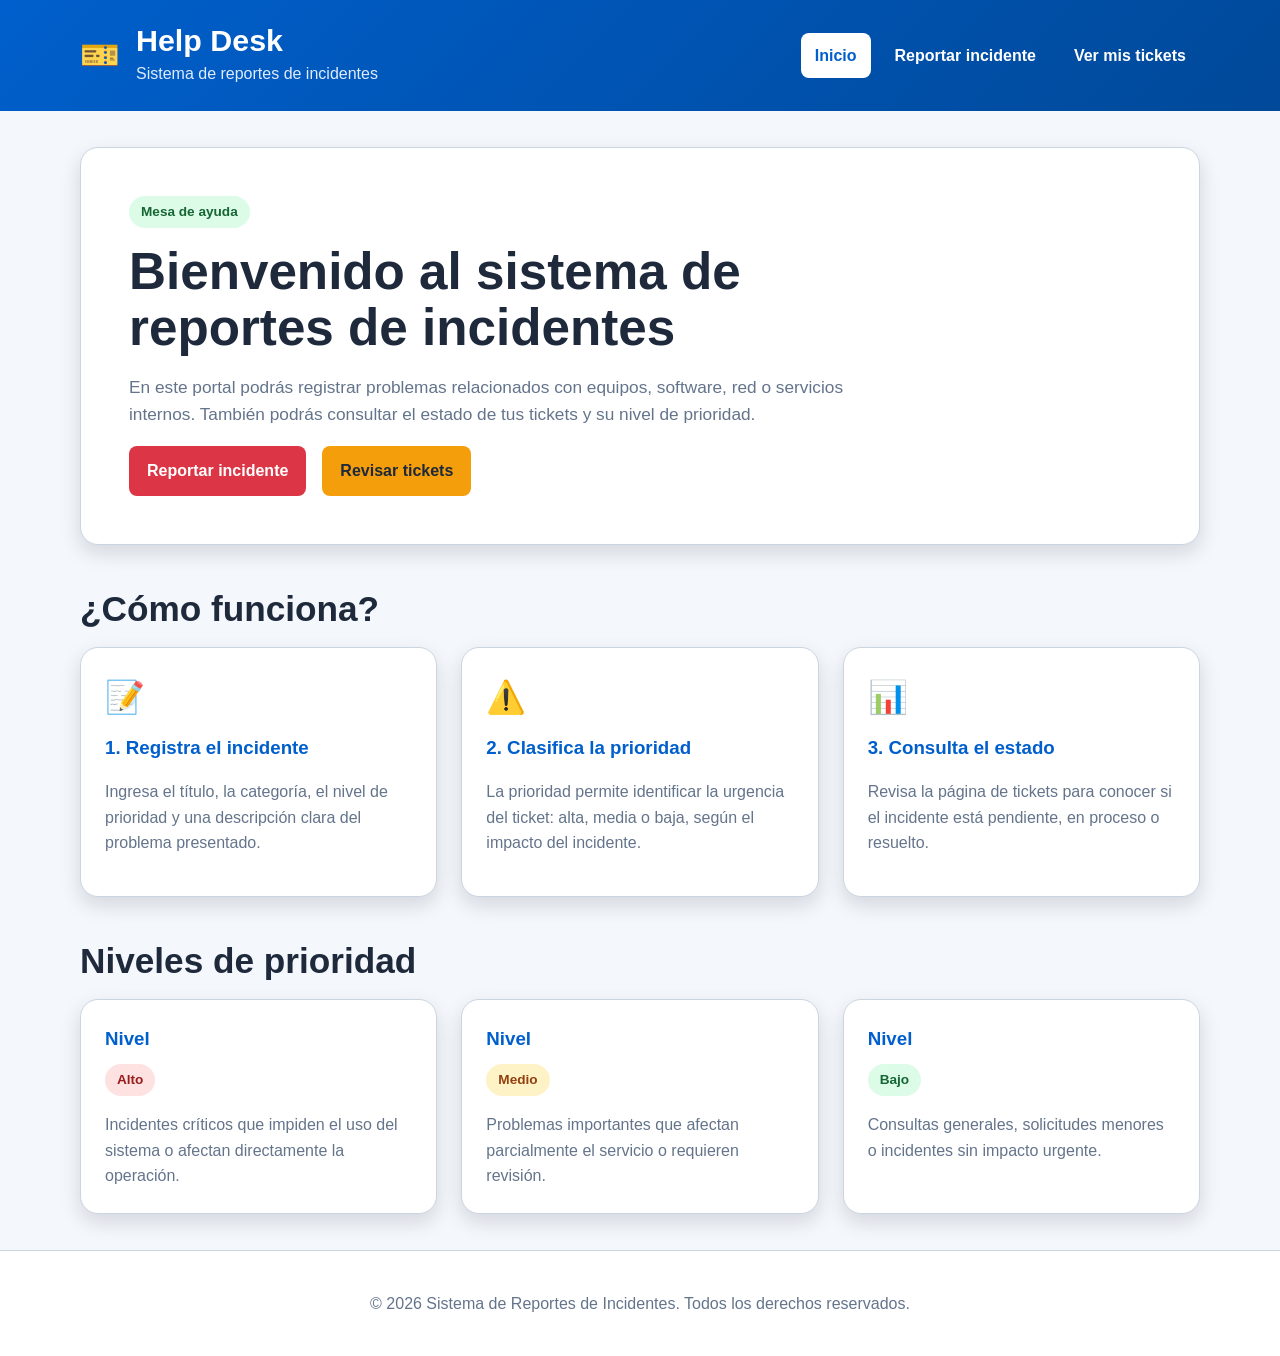
<file: Diseño Help Desk/index.html>
<!DOCTYPE html>
<html lang="es">
<head>
  <meta charset="UTF-8">
  <meta name="viewport" content="width=device-width, initial-scale=1.0">
  <title>Inicio | Help Desk</title>

  <link rel="stylesheet" href="styles.css">
</head>

<body>
  <header id="encabezado-principal" class="encabezado-sitio">
    <div id="contenedor-encabezado" class="contenedor encabezado-contenido">
      <div id="marca-sistema" class="marca-sistema">
        <span aria-hidden="true">🎫</span>
        <div>
          <h1 id="titulo-principal">Help Desk</h1>
          <p id="subtitulo-principal">Sistema de reportes de incidentes</p>
        </div>
      </div>

      <nav id="navegacion-principal" class="navegacion" aria-label="Navegación principal">
        <ul id="lista-navegacion" class="lista-navegacion">
          <li><a id="enlace-inicio" class="enlace-navegacion enlace-activo" href="index.html" aria-current="page">Inicio</a></li>
          <li><a id="enlace-reportar" class="enlace-navegacion" href="reportar.html">Reportar incidente</a></li>
          <li><a id="enlace-tickets" class="enlace-navegacion" href="tickets.html">Ver mis tickets</a></li>
        </ul>
      </nav>
    </div>
  </header>

  <main id="contenido-principal" class="contenedor">
    <section id="seccion-bienvenida" class="seccion-hero">
      <div id="bloque-bienvenida" class="tarjeta hero-tarjeta">
        <span id="etiqueta-sistema" class="badge badge-baja">Mesa de ayuda</span>

        <h2 id="titulo-bienvenida">Bienvenido al sistema de reportes de incidentes</h2>

        <p id="texto-bienvenida">
          En este portal podrás registrar problemas relacionados con equipos, software,
          red o servicios internos. También podrás consultar el estado de tus tickets
          y su nivel de prioridad.
        </p>

        <div id="acciones-principales" class="grupo-botones">
          <a id="boton-ir-reportar" class="boton boton-prioridad-alta" href="reportar.html">
            Reportar incidente
          </a>

          <a id="boton-ir-tickets" class="boton boton-prioridad-media" href="tickets.html">
            Revisar tickets
          </a>
        </div>
      </div>
    </section>

    <section id="seccion-instrucciones" class="seccion" aria-labelledby="titulo-instrucciones">
      <h2 id="titulo-instrucciones">¿Cómo funciona?</h2>

      <div id="grid-instrucciones" class="grid-tarjetas">
        <article id="tarjeta-registro" class="tarjeta">
          <div id="icono-registro" class="icono-tarjeta" aria-hidden="true">📝</div>
          <h3 id="titulo-registro">1. Registra el incidente</h3>
          <p id="texto-registro">
            Ingresa el título, la categoría, el nivel de prioridad y una descripción
            clara del problema presentado.
          </p>
        </article>

        <article id="tarjeta-prioridad" class="tarjeta">
          <div id="icono-prioridad" class="icono-tarjeta" aria-hidden="true">⚠️</div>
          <h3 id="titulo-prioridad">2. Clasifica la prioridad</h3>
          <p id="texto-prioridad">
            La prioridad permite identificar la urgencia del ticket: alta, media o baja,
            según el impacto del incidente.
          </p>
        </article>

        <article id="tarjeta-seguimiento" class="tarjeta">
          <div id="icono-seguimiento" class="icono-tarjeta" aria-hidden="true">📊</div>
          <h3 id="titulo-seguimiento">3. Consulta el estado</h3>
          <p id="texto-seguimiento">
            Revisa la página de tickets para conocer si el incidente está pendiente,
            en proceso o resuelto.
          </p>
        </article>
      </div>
    </section>

    <section id="seccion-prioridades" class="seccion" aria-labelledby="titulo-prioridades">
      <h2 id="titulo-prioridades">Niveles de prioridad</h2>

      <div id="contenedor-prioridades" class="grid-prioridades">
        <article id="prioridad-alta" class="tarjeta tarjeta-prioridad">
          <h3>Nivel</h3>
          <span id="badge-alta" class="badge badge-alta">Alto</span>
          <p id="texto-prioridad-alta">
            Incidentes críticos que impiden el uso del sistema o afectan directamente
            la operación.
          </p>
        </article>

        <article id="prioridad-media" class="tarjeta tarjeta-prioridad">
          <h3>Nivel</h3>
          <span id="badge-media" class="badge badge-media">Medio</span>
          <p id="texto-prioridad-media">
            Problemas importantes que afectan parcialmente el servicio o requieren revisión.
          </p>
        </article>

        <article id="prioridad-baja" class="tarjeta tarjeta-prioridad">
          <h3>Nivel</h3>
          <span id="badge-baja" class="badge badge-baja">Bajo</span>
          <p id="texto-prioridad-baja">
            Consultas generales, solicitudes menores o incidentes sin impacto urgente.
          </p>
        </article>
      </div>
    </section>
  </main>

  <footer id="pie-pagina" class="pie-pagina">
    <p id="texto-pie">&copy; 2026 Sistema de Reportes de Incidentes. Todos los derechos reservados.</p>
  </footer>
</body>
</html>
</file>
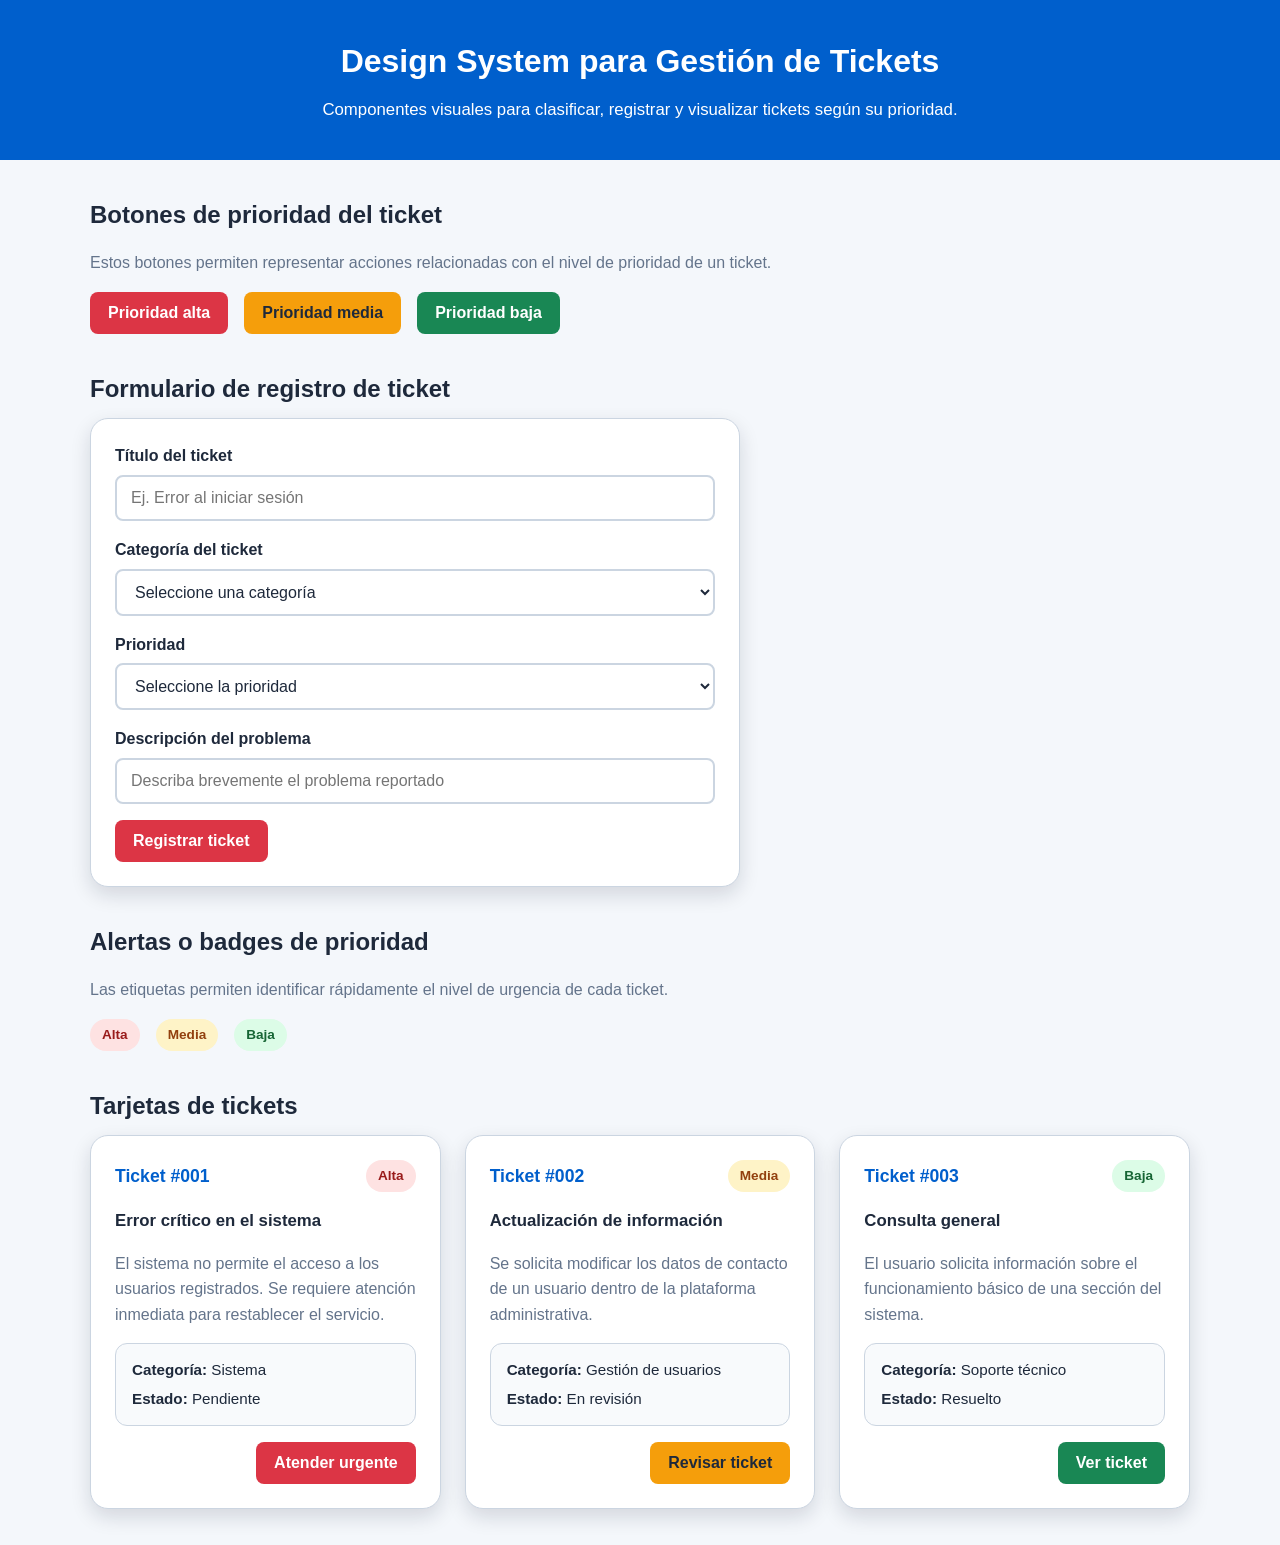
<file: Librería Componentes/index.html>
<!DOCTYPE html>
<html lang="es">
<head>
  <meta charset="UTF-8">
  <meta name="viewport" content="width=device-width, initial-scale=1.0">

  <title>Design System - Tickets</title>

  <link rel="stylesheet" href="styles.css">
</head>

<body>
  <header class="page-header">
    <h1>Design System para Gestión de Tickets</h1>
    <p>Componentes visuales para clasificar, registrar y visualizar tickets según su prioridad.</p>
  </header>

  <main class="container">
    <!-- SECCIÓN BOTONES -->
    <section class="section" aria-labelledby="botones-title">
      <h2 id="botones-title">Botones de prioridad del ticket</h2>

      <p class="section-description">
        Estos botones permiten representar acciones relacionadas con el nivel de prioridad de un ticket.
      </p>

      <div class="component-row">
        <button class="btn btn-high-priority" type="button">
          Prioridad alta
        </button>

        <button class="btn btn-medium-priority" type="button">
          Prioridad media
        </button>

        <button class="btn btn-low-priority" type="button">
          Prioridad baja
        </button>
      </div>
    </section>

    <!-- SECCIÓN FORMULARIO -->
    <section class="section" aria-labelledby="form-title">
      <h2 id="form-title">Formulario de registro de ticket</h2>

      <form class="ticket-form">
        <div class="form-group">
          <label for="titulo">Título del ticket</label>
          <input
            type="text"
            id="titulo"
            name="titulo"
            placeholder="Ej. Error al iniciar sesión"
          >
        </div>

        <div class="form-group">
          <label for="categoria">Categoría del ticket</label>
          <select id="categoria" name="categoria">
            <option value="">Seleccione una categoría</option>
            <option value="soporte">Soporte técnico</option>
            <option value="sistema">Sistema</option>
            <option value="seguridad">Seguridad</option>
            <option value="usuarios">Gestión de usuarios</option>
          </select>
        </div>

        <div class="form-group">
          <label for="prioridad">Prioridad</label>
          <select id="prioridad" name="prioridad">
            <option value="">Seleccione la prioridad</option>
            <option value="alta">Alta</option>
            <option value="media">Media</option>
            <option value="baja">Baja</option>
          </select>
        </div>

        <div class="form-group">
          <label for="descripcion">Descripción del problema</label>
          <input
            type="text"
            id="descripcion"
            name="descripcion"
            placeholder="Describa brevemente el problema reportado"
          >
        </div>

        <button type="submit" class="btn btn-high-priority">
          Registrar ticket
        </button>
      </form>
    </section>

    <!-- SECCIÓN BADGES -->
    <section class="section" aria-labelledby="badges-title">
      <h2 id="badges-title">Alertas o badges de prioridad</h2>

      <p class="section-description">
        Las etiquetas permiten identificar rápidamente el nivel de urgencia de cada ticket.
      </p>

      <div class="component-row">
        <span class="badge badge-high">Alta</span>
        <span class="badge badge-medium">Media</span>
        <span class="badge badge-low">Baja</span>
      </div>
    </section>

    <!-- SECCIÓN TARJETAS -->
    <section class="section" aria-labelledby="cards-title">
      <h2 id="cards-title">Tarjetas de tickets</h2>

      <div class="cards-grid">
        <article class="card">
          <div class="card-header">
            <h3>Ticket #001</h3>
            <span class="badge badge-high">Alta</span>
          </div>

          <p class="card-title">Error crítico en el sistema</p>

          <p class="card-text">
            El sistema no permite el acceso a los usuarios registrados. 
            Se requiere atención inmediata para restablecer el servicio.
          </p>

          <div class="card-info">
            <p><strong>Categoría:</strong> Sistema</p>
            <p><strong>Estado:</strong> Pendiente</p>
          </div>

          <div class="card-footer">
            <button class="btn btn-high-priority" type="button">
              Atender urgente
            </button>
          </div>
        </article>

        <article class="card">
          <div class="card-header">
            <h3>Ticket #002</h3>
            <span class="badge badge-medium">Media</span>
          </div>

          <p class="card-title">Actualización de información</p>

          <p class="card-text">
            Se solicita modificar los datos de contacto de un usuario dentro 
            de la plataforma administrativa.
          </p>

          <div class="card-info">
            <p><strong>Categoría:</strong> Gestión de usuarios</p>
            <p><strong>Estado:</strong> En revisión</p>
          </div>

          <div class="card-footer">
            <button class="btn btn-medium-priority" type="button">
              Revisar ticket
            </button>
          </div>
        </article>

        <article class="card">
          <div class="card-header">
            <h3>Ticket #003</h3>
            <span class="badge badge-low">Baja</span>
          </div>

          <p class="card-title">Consulta general</p>

          <p class="card-text">
            El usuario solicita información sobre el funcionamiento básico 
            de una sección del sistema.
          </p>

          <div class="card-info">
            <p><strong>Categoría:</strong> Soporte técnico</p>
            <p><strong>Estado:</strong> Resuelto</p>
          </div>

          <div class="card-footer">
            <button class="btn btn-low-priority" type="button">
              Ver ticket
            </button>
          </div>
        </article>
      </div>
    </section>
  </main>
</body>
</html>
</file>
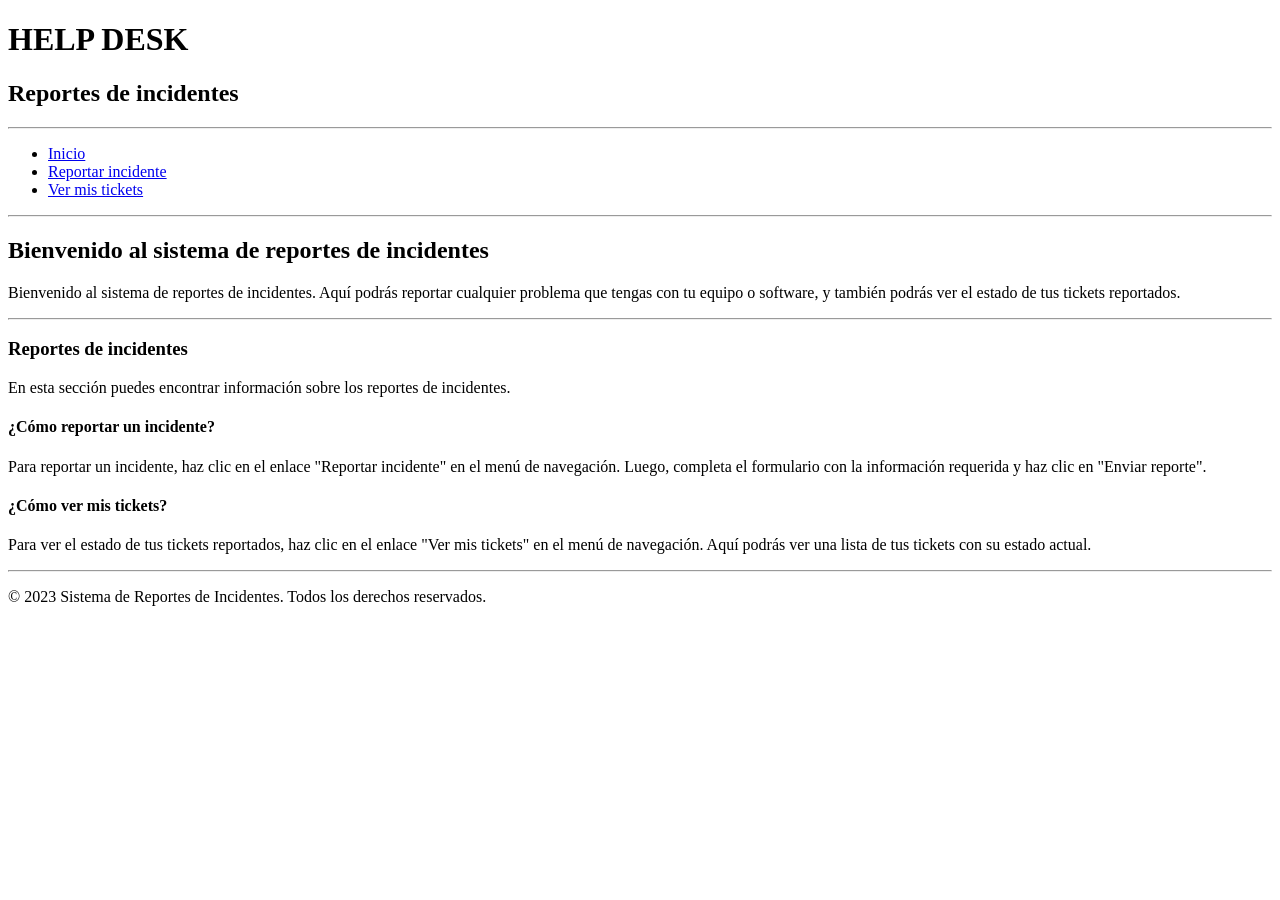
<file: PáginaDesarrollo/index.html>
<!DOCTYPE html>
<html lang="es">
<head>
    <meta charset="UTF-8">
    <title>HELP DESK</title>
</head>
<body>
    <header>
        <h1>HELP DESK</h1>
        <h2>Reportes de incidentes</h2>
    </header>
    <hr>
    <nav>
        <ul>
            <li><a href="index.html">Inicio</a></li>
            <li><a href="reportar.html">Reportar incidente</a></li>
            <li><a href="tickets.html">Ver mis tickets</a></li>
        </ul>
    </nav>
    <hr>
    <main>
        <h2>Bienvenido al sistema de reportes de incidentes</h2>
        <p>Bienvenido al sistema de reportes de incidentes. Aquí podrás reportar cualquier problema que tengas con tu equipo o software, y también podrás ver el estado de tus tickets reportados.</p>
        <hr>
        <article>
            <h3>Reportes de incidentes</h3>
            <p>En esta sección puedes encontrar información sobre los reportes de incidentes.</p>
            <h4>¿Cómo reportar un incidente?</h4>
            <p>Para reportar un incidente, haz clic en el enlace "Reportar incidente" en el menú de navegación. Luego, completa el formulario con la información requerida y haz clic en "Enviar reporte".</p>
            <h4>¿Cómo ver mis tickets?</h4> 
            <p>Para ver el estado de tus tickets reportados, haz clic en el enlace "Ver mis tickets" en el menú de navegación. Aquí podrás ver una lista de tus tickets con su estado actual.</p>
        </article>
    </main>
    <hr>
    <footer>
        <p>&copy; 2023 Sistema de Reportes de Incidentes. Todos los derechos reservados.</p>
    </footer>
</body>
</html>
</file>
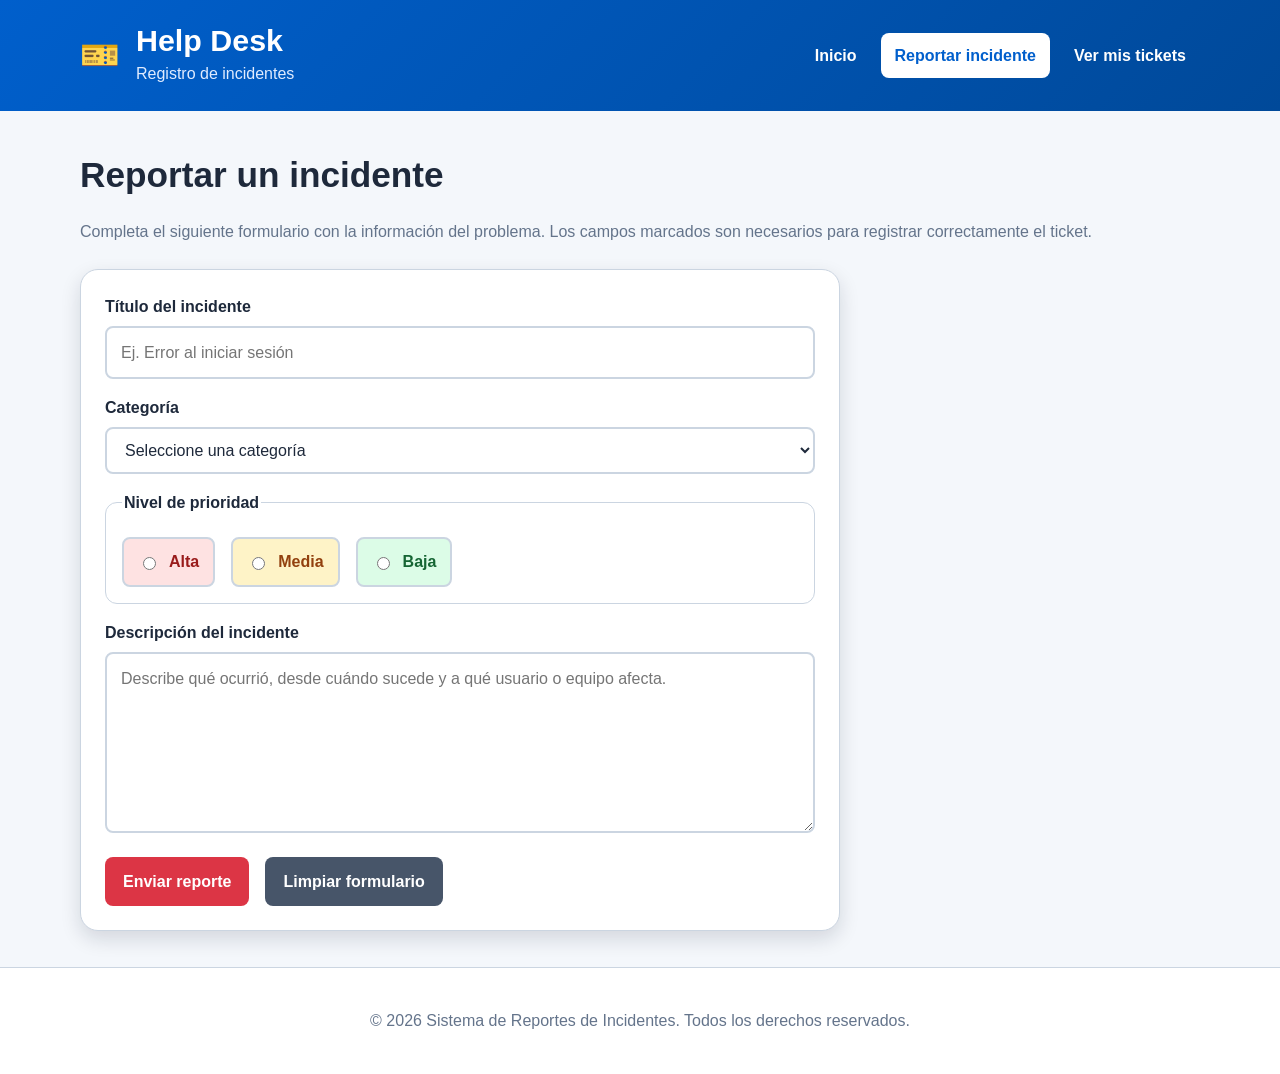
<file: Diseño Help Desk/reportar.html>
<!DOCTYPE html>
<html lang="es">
<head>
  <meta charset="UTF-8">
  <meta name="viewport" content="width=device-width, initial-scale=1.0">
  <title>Reportar incidente | Help Desk</title>

  <link rel="stylesheet" href="styles.css">
</head>

<body>
  <header id="encabezado-principal" class="encabezado-sitio">
    <div id="contenedor-encabezado" class="contenedor encabezado-contenido">
      <div id="marca-sistema" class="marca-sistema">
        <span aria-hidden="true">🎫</span>
        <div>
          <h1 id="titulo-principal">Help Desk</h1>
          <p id="subtitulo-principal">Registro de incidentes</p>
        </div>
      </div>

      <nav id="navegacion-principal" class="navegacion" aria-label="Navegación principal">
        <ul id="lista-navegacion" class="lista-navegacion">
          <li><a id="enlace-inicio" class="enlace-navegacion" href="index.html">Inicio</a></li>
          <li><a id="enlace-reportar" class="enlace-navegacion enlace-activo" href="reportar.html" aria-current="page">Reportar incidente</a></li>
          <li><a id="enlace-tickets" class="enlace-navegacion" href="tickets.html">Ver mis tickets</a></li>
        </ul>
      </nav>
    </div>
  </header>

  <main id="contenido-principal" class="contenedor">
    <section id="seccion-reporte" class="seccion" aria-labelledby="titulo-reporte">
      <div id="encabezado-reporte" class="encabezado-seccion">
        <h2 id="titulo-reporte">Reportar un incidente</h2>
        <p id="descripcion-reporte">
          Completa el siguiente formulario con la información del problema. Los campos
          marcados son necesarios para registrar correctamente el ticket.
        </p>
      </div>

      <form id="formulario-reporte" class="formulario-ticket" action="#" method="post">
        <div id="grupo-titulo" class="grupo-formulario">
          <label id="etiqueta-titulo" for="titulo-incidente">Título del incidente</label>
          <input
            id="titulo-incidente"
            name="titulo-incidente"
            type="text"
            placeholder="Ej. Error al iniciar sesión"
            required
          >
        </div>

        <div id="grupo-categoria" class="grupo-formulario">
          <label id="etiqueta-categoria" for="categoria-incidente">Categoría</label>
          <select id="categoria-incidente" name="categoria-incidente" required>
            <option value="">Seleccione una categoría</option>
            <option value="hardware">Hardware</option>
            <option value="software">Software</option>
            <option value="red">Red</option>
            <option value="usuarios">Gestión de usuarios</option>
            <option value="seguridad">Seguridad</option>
          </select>
        </div>

        <fieldset id="grupo-prioridad" class="grupo-prioridad">
          <legend id="leyenda-prioridad">Nivel de prioridad</legend>

          <div id="opciones-prioridad" class="opciones-prioridad">
            <label id="opcion-alta" class="opcion-radio opcion-alta" for="prioridad-alta">
              <input id="prioridad-alta" type="radio" name="prioridad-incidente" value="alta" required>
              <span id="texto-alta">Alta</span>
            </label>

            <label id="opcion-media" class="opcion-radio opcion-media" for="prioridad-media">
              <input id="prioridad-media" type="radio" name="prioridad-incidente" value="media">
              <span id="texto-media">Media</span>
            </label>

            <label id="opcion-baja" class="opcion-radio opcion-baja" for="prioridad-baja">
              <input id="prioridad-baja" type="radio" name="prioridad-incidente" value="baja">
              <span id="texto-baja">Baja</span>
            </label>
          </div>
        </fieldset>

        <div id="grupo-descripcion" class="grupo-formulario">
          <label id="etiqueta-descripcion" for="descripcion-incidente">Descripción del incidente</label>
          <textarea
            id="descripcion-incidente"
            name="descripcion-incidente"
            rows="6"
            placeholder="Describe qué ocurrió, desde cuándo sucede y a qué usuario o equipo afecta."
            required
          ></textarea>
        </div>

        <div id="grupo-acciones-formulario" class="grupo-botones">
          <button id="boton-enviar-reporte" type="submit" class="boton boton-prioridad-alta">
            Enviar reporte
          </button>

          <button id="boton-limpiar-formulario" type="reset" class="boton boton-secundario">
            Limpiar formulario
          </button>
        </div>
      </form>
    </section>
  </main>

  <footer id="pie-pagina" class="pie-pagina">
    <p id="texto-pie">&copy; 2026 Sistema de Reportes de Incidentes. Todos los derechos reservados.</p>
  </footer>
</body>
</html>
</file>
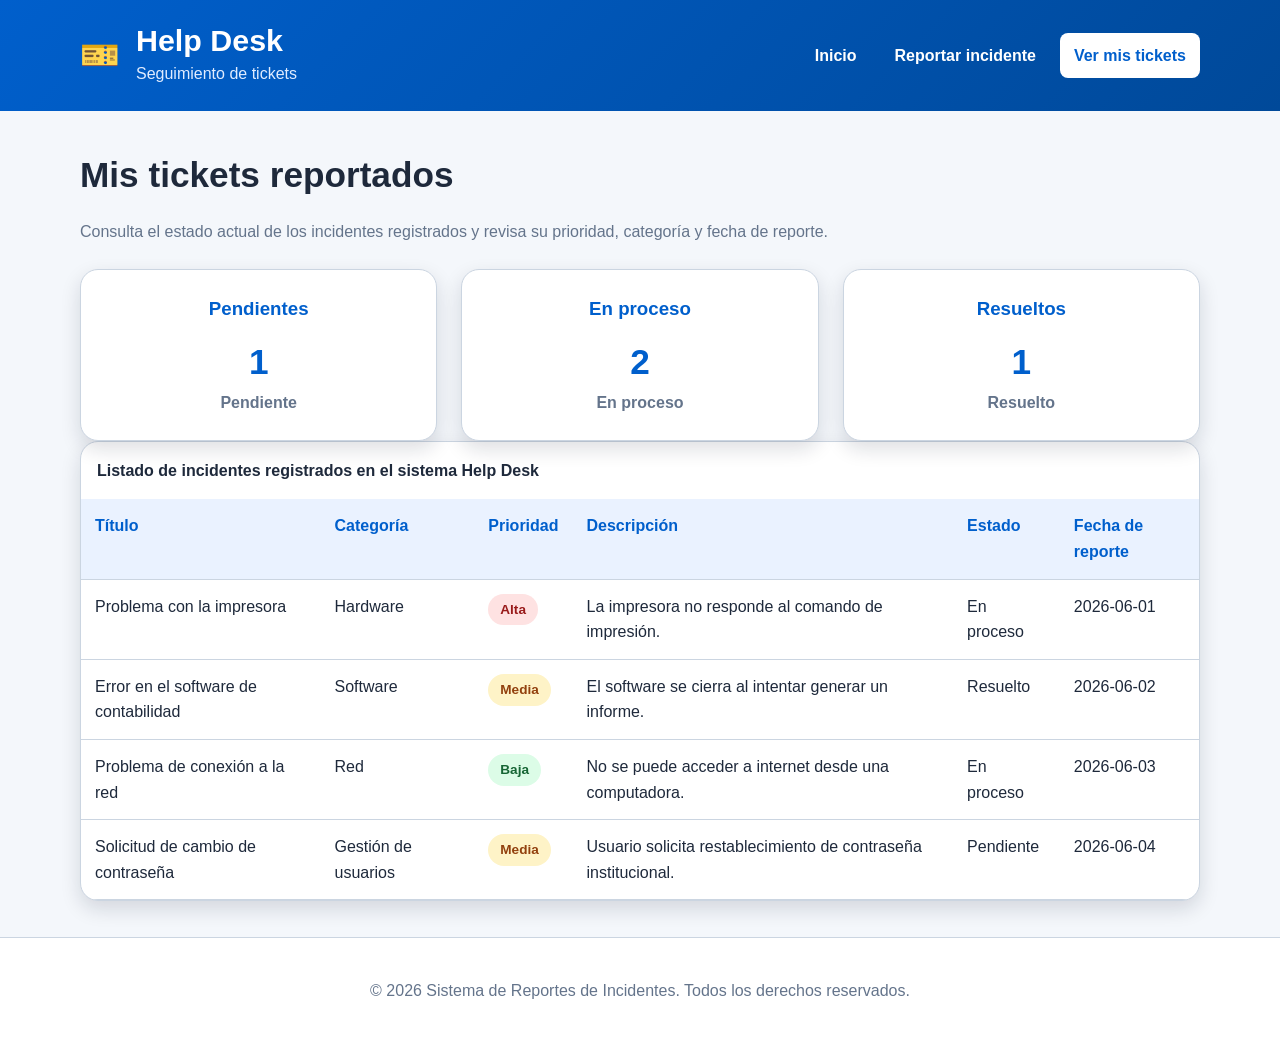
<file: Diseño Help Desk/tickets.html>
<!DOCTYPE html>
<html lang="es">
<head>
  <meta charset="UTF-8">
  <meta name="viewport" content="width=device-width, initial-scale=1.0">
  <title>Mis tickets | Help Desk</title>

  <link rel="stylesheet" href="styles.css">
</head>

<body>
  <header id="encabezado-principal" class="encabezado-sitio">
    <div id="contenedor-encabezado" class="contenedor encabezado-contenido">
      <div id="marca-sistema" class="marca-sistema">
        <span aria-hidden="true">🎫</span>
        <div>
          <h1 id="titulo-principal">Help Desk</h1>
          <p id="subtitulo-principal">Seguimiento de tickets</p>
        </div>
      </div>

      <nav id="navegacion-principal" class="navegacion" aria-label="Navegación principal">
        <ul id="lista-navegacion" class="lista-navegacion">
          <li><a id="enlace-inicio" class="enlace-navegacion" href="index.html">Inicio</a></li>
          <li><a id="enlace-reportar" class="enlace-navegacion" href="reportar.html">Reportar incidente</a></li>
          <li><a id="enlace-tickets" class="enlace-navegacion enlace-activo" href="tickets.html" aria-current="page">Ver mis tickets</a></li>
        </ul>
      </nav>
    </div>
  </header>

  <main id="contenido-principal" class="contenedor">
    <section id="seccion-tickets" class="seccion" aria-labelledby="titulo-tickets">
      <div id="encabezado-tickets" class="encabezado-seccion">
        <h2 id="titulo-tickets">Mis tickets reportados</h2>
        <p id="descripcion-tickets">
          Consulta el estado actual de los incidentes registrados y revisa su prioridad,
          categoría y fecha de reporte.
        </p>
      </div>

      <div id="resumen-tickets" class="grid-resumen">
        <article id="resumen-pendientes" class="tarjeta resumen">
          <h3>Pendientes</h3>
          <span id="numero-pendientes" class="numero-resumen">1</span>
          <p id="texto-pendientes">Pendiente</p>
        </article>

        <article id="resumen-proceso" class="tarjeta resumen">
          <h3>En proceso</h3>
          <span id="numero-proceso" class="numero-resumen">2</span>
          <p id="texto-proceso">En proceso</p>
        </article>

        <article id="resumen-resueltos" class="tarjeta resumen">
          <h3>Resueltos</h3>
          <span id="numero-resueltos" class="numero-resumen">1</span>
          <p id="texto-resueltos">Resuelto</p>
        </article>
      </div>

      <div id="contenedor-tabla" class="contenedor-tabla">
        <table id="tabla-tickets" class="tabla-tickets">
          <caption id="titulo-tabla">
            Listado de incidentes registrados en el sistema Help Desk
          </caption>

          <thead id="encabezado-tabla">
            <tr id="fila-encabezado">
              <th id="columna-titulo" scope="col">Título</th>
              <th id="columna-categoria" scope="col">Categoría</th>
              <th id="columna-prioridad" scope="col">Prioridad</th>
              <th id="columna-descripcion" scope="col">Descripción</th>
              <th id="columna-estado" scope="col">Estado</th>
              <th id="columna-fecha" scope="col">Fecha de reporte</th>
            </tr>
          </thead>

          <tbody id="cuerpo-tabla">
            <tr id="ticket-001">
              <td headers="columna-titulo">Problema con la impresora</td>
              <td headers="columna-categoria">Hardware</td>
              <td headers="columna-prioridad">
                <span id="prioridad-ticket-001" class="badge badge-alta">Alta</span>
              </td>
              <td headers="columna-descripcion">La impresora no responde al comando de impresión.</td>
              <td headers="columna-estado">En proceso</td>
              <td headers="columna-fecha">2026-06-01</td>
            </tr>

            <tr id="ticket-002">
              <td headers="columna-titulo">Error en el software de contabilidad</td>
              <td headers="columna-categoria">Software</td>
              <td headers="columna-prioridad">
                <span id="prioridad-ticket-002" class="badge badge-media">Media</span>
              </td>
              <td headers="columna-descripcion">El software se cierra al intentar generar un informe.</td>
              <td headers="columna-estado">Resuelto</td>
              <td headers="columna-fecha">2026-06-02</td>
            </tr>

            <tr id="ticket-003">
              <td headers="columna-titulo">Problema de conexión a la red</td>
              <td headers="columna-categoria">Red</td>
              <td headers="columna-prioridad">
                <span id="prioridad-ticket-003" class="badge badge-baja">Baja</span>
              </td>
              <td headers="columna-descripcion">No se puede acceder a internet desde una computadora.</td>
              <td headers="columna-estado">En proceso</td>
              <td headers="columna-fecha">2026-06-03</td>
            </tr>

            <tr id="ticket-004">
              <td headers="columna-titulo">Solicitud de cambio de contraseña</td>
              <td headers="columna-categoria">Gestión de usuarios</td>
              <td headers="columna-prioridad">
                <span id="prioridad-ticket-004" class="badge badge-media">Media</span>
              </td>
              <td headers="columna-descripcion">Usuario solicita restablecimiento de contraseña institucional.</td>
              <td headers="columna-estado">Pendiente</td>
              <td headers="columna-fecha">2026-06-04</td>
            </tr>
          </tbody>
        </table>
      </div>
    </section>
  </main>

  <footer id="pie-pagina" class="pie-pagina">
    <p id="texto-pie">&copy; 2026 Sistema de Reportes de Incidentes. Todos los derechos reservados.</p>
  </footer>
</body>
</html>
</file>
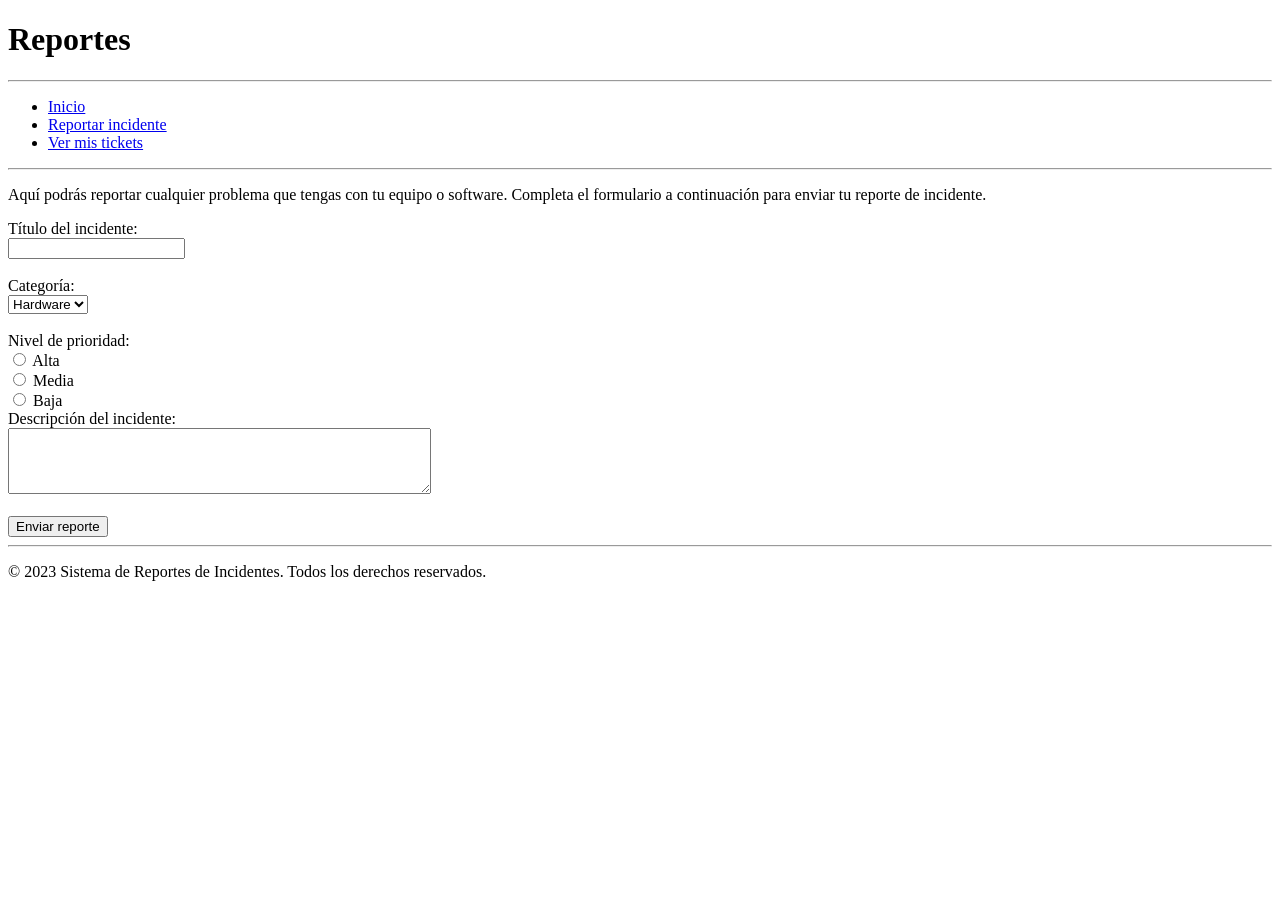
<file: PáginaDesarrollo/reportar.html>
<!DOCTYPE html>
<html lang="es">
<head>
    <meta charset="UTF-8">
    <title>REPORTAR</title>
</head>
<body>
    <h1>Reportes</h1>
    <hr>
    <nav>
        <ul>
            <li><a href="index.html">Inicio</a></li>
            <li><a href="reportar.html">Reportar incidente</a></li>
            <li><a href="tickets.html">Ver mis tickets</a></li>
        </ul>
    </nav>
    <hr>
    <p>Aquí podrás reportar cualquier problema que tengas con tu equipo o software. Completa el formulario a continuación para enviar tu reporte de incidente.</p>     
    <form>
        <label for="titulo">Título del incidente:</label><br>
        <input type="text" id="titulo" name="titulo"><br><br>
        <label for="descripcion">Categoría:</label><br>
        <select id="categoria" name="categoria">
            <option value="hardware">Hardware</option>
            <option value="software">Software</option>
            <option value="red">Red</option>
        </select><br><br>

        <label for="descripcion">Nivel de prioridad:</label><br>
        <input type="radio" id="alta" name="prioridad" value="alta">
        <label for="alta">Alta</label><br>  
        <input type="radio" id="media" name="prioridad" value="media">
        <label for="media">Media</label><br>
        <input type="radio" id="baja" name="prioridad" value="baja">
        <label for="baja">Baja</label><br>

        <label for="descripcion">Descripción del incidente:</label><br>
        <textarea id="descripcion" name="descripcion" rows="4" cols="50"></textarea><br><br>
        <input type="submit" value="Enviar reporte">

    </form>
    <hr>
    <footer>
        <p>&copy; 2023 Sistema de Reportes de Incidentes. Todos los derechos reservados.</p>
    </footer>
</body>
</html>
</file>
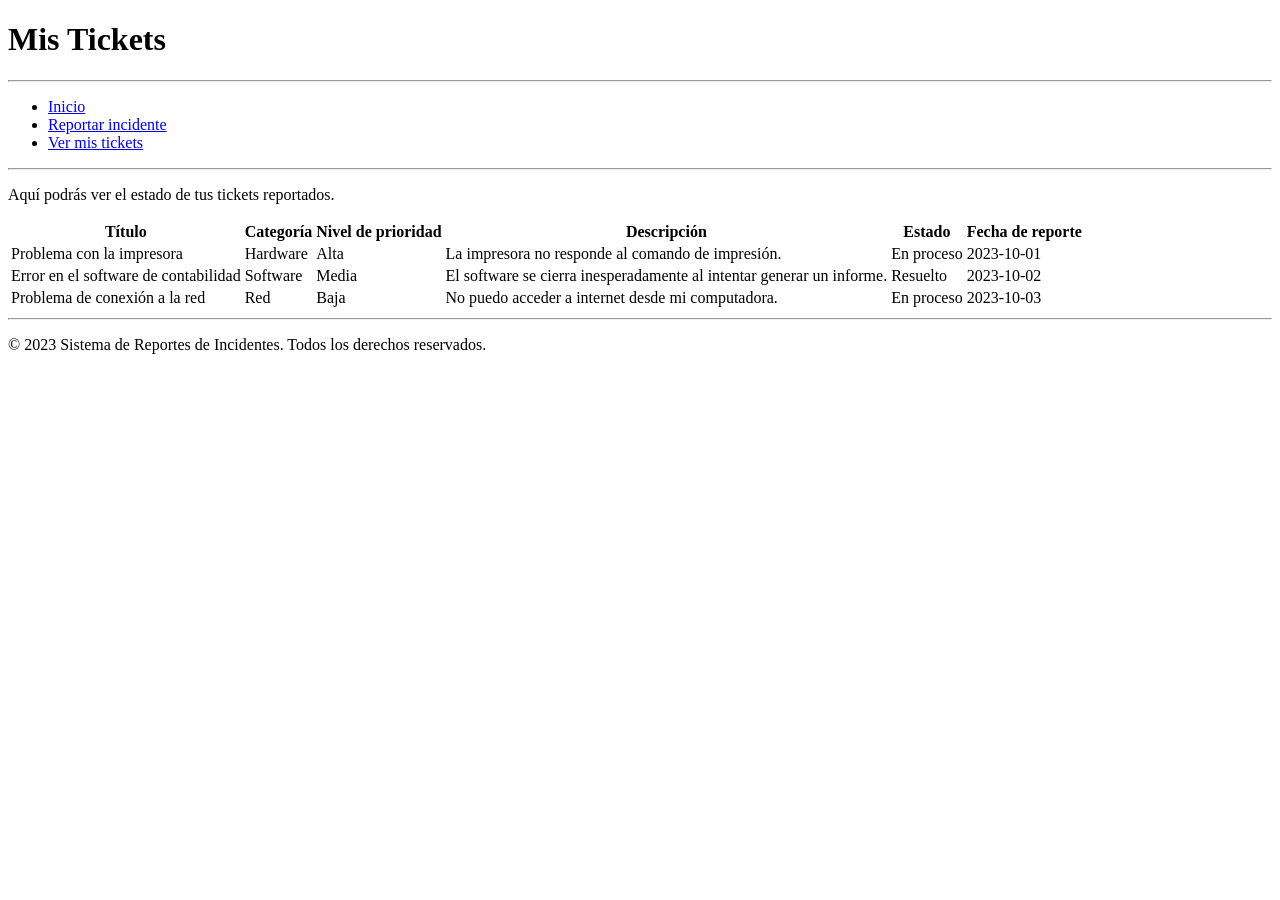
<file: PáginaDesarrollo/tickets.html>
<!DOCTYPE html>
<html lang="es">
<head>
    <meta charset="UTF-8">
    <title>TICKETS</title>
</head>
<body>
    <h1>Mis Tickets</h1>
    <hr>
    <nav>
        <ul>
            <li><a href="index.html">Inicio</a></li>
            <li><a href="reportar.html">Reportar incidente</a></li>
            <li><a href="tickets.html">Ver mis tickets</a></li>
        </ul>
    </nav>
    <hr>
    <p>Aquí podrás ver el estado de tus tickets reportados.</p>
    <table>
        <thead>
            <tr>
                <th>Título</th>
                <th>Categoría</th>
                <th>Nivel de prioridad</th>
                <th>Descripción</th>
                <th>Estado</th>
                <th>Fecha de reporte</th>
            </tr>
        </thead>
        <tbody>
            <tr>
                <td>Problema con la impresora</td>
                <td>Hardware</td>
                <td>Alta</td>
                <td>La impresora no responde al comando de impresión.</td>
                <td>En proceso</td>
                <td>2023-10-01</td>
            </tr>
            <tr>
                <td>Error en el software de contabilidad</td>
                <td>Software</td>
                <td>Media</td>
                <td>El software se cierra inesperadamente al intentar generar un informe.</td>
                <td>Resuelto</td>
                <td>2023-10-02</td>
            </tr>
            <tr>
                <td>Problema de conexión a la red</td>
                <td>Red</td>
                <td>Baja</td>
                <td>No puedo acceder a internet desde mi computadora.</td>
                <td>En proceso</td>
                <td>2023-10-03</td>
            </tr>
        </tbody>
    </table>
    <hr>
    <footer>
        <p>&copy; 2023 Sistema de Reportes de Incidentes. Todos los derechos reservados.</p>
    </footer>
</body>
</html>
</file>
<file: Diseño Help Desk/styles.css>
/* ======================================
   DESIGN SYSTEM - HELP DESK
====================================== */

:root {
  /* Paleta corporativa */
  --color-primario: #005fcc;
  --color-primario-oscuro: #004999;

  --color-secundario: #475569;
  --color-secundario-oscuro: #334155;

  --color-exito: #198754;
  --color-exito-oscuro: #146c43;

  --color-error: #dc3545;
  --color-error-oscuro: #b02a37;

  --color-advertencia: #f59e0b;
  --color-advertencia-oscuro: #d97706;

  /* Colores base */
  --color-fondo: #f4f7fb;
  --color-superficie: #ffffff;
  --color-texto: #1e293b;
  --color-texto-suave: #64748b;
  --color-borde: #cbd5e1;

  /* Badges de prioridad */
  --prioridad-alta-fondo: #fee2e2;
  --prioridad-alta-texto: #991b1b;

  --prioridad-media-fondo: #fef3c7;
  --prioridad-media-texto: #92400e;

  --prioridad-baja-fondo: #dcfce7;
  --prioridad-baja-texto: #166534;

  /* Tipografía */
  --fuente-base: Arial, Helvetica, sans-serif;

  /* Bordes */
  --radio-pequeno: 8px;
  --radio-mediano: 12px;
  --radio-grande: 18px;

  /* Sombras */
  --sombra-pequena: 0 2px 6px rgba(15, 23, 42, 0.12);
  --sombra-mediana: 0 8px 20px rgba(15, 23, 42, 0.14);
  --sombra-grande: 0 12px 26px rgba(15, 23, 42, 0.18);

  /* Espaciados */
  --espacio-xs: 6px;
  --espacio-sm: 10px;
  --espacio-md: 16px;
  --espacio-lg: 24px;
  --espacio-xl: 36px;
}

/* Regla general */
*,
*::before,
*::after {
  box-sizing: border-box;
}

/* ======================================
   ESTILOS GENERALES
====================================== */

body {
  margin: 0;
  font-family: var(--fuente-base);
  background-color: var(--color-fondo);
  color: var(--color-texto);
  line-height: 1.6;
}

a {
  color: inherit;
}

button,
input,
select,
textarea {
  font: inherit;
}

button,
a,
input,
select,
textarea {
  transition:
    background-color 0.2s ease,
    border-color 0.2s ease,
    box-shadow 0.2s ease,
    transform 0.2s ease;
}

button:focus,
a:focus,
input:focus,
select:focus,
textarea:focus {
  outline: 3px solid var(--color-advertencia);
  outline-offset: 3px;
}

.contenedor {
  width: min(1120px, 92%);
  margin: 0 auto;
}

.seccion {
  margin: var(--espacio-xl) 0;
}

.encabezado-seccion {
  margin-bottom: var(--espacio-lg);
}

.encabezado-seccion h2,
.seccion h2 {
  margin: 0 0 var(--espacio-sm);
  font-size: clamp(1.6rem, 3vw, 2.2rem);
}

.encabezado-seccion p,
.seccion p {
  color: var(--color-texto-suave);
}

/* ======================================
   ENCABEZADO Y NAVEGACIÓN
====================================== */

.encabezado-sitio {
  background: linear-gradient(135deg, var(--color-primario), var(--color-primario-oscuro));
  color: #ffffff;
  padding: var(--espacio-lg) 0;
}

.encabezado-contenido {
  display: flex;
  justify-content: space-between;
  align-items: center;
  gap: var(--espacio-lg);
  flex-wrap: wrap;
}

.marca-sistema {
  display: flex;
  align-items: center;
  gap: var(--espacio-md);
}

.marca-sistema span {
  font-size: 2rem;
}

.marca-sistema h1 {
  margin: 0;
  font-size: 1.9rem;
  line-height: 1.1;
}

.marca-sistema p {
  margin: 4px 0 0;
  color: #e0ecff;
}

.lista-navegacion {
  display: flex;
  align-items: center;
  gap: var(--espacio-sm);
  padding: 0;
  margin: 0;
  list-style: none;
  flex-wrap: wrap;
}

.enlace-navegacion {
  display: inline-block;
  padding: 10px 14px;
  border-radius: var(--radio-pequeno);
  color: #ffffff;
  text-decoration: none;
  font-weight: 700;
}

.enlace-navegacion:hover,
.enlace-navegacion:focus,
.enlace-activo {
  background-color: #ffffff;
  color: var(--color-primario);
}

/* ======================================
   BOTONES
====================================== */

.grupo-botones {
  display: flex;
  gap: var(--espacio-md);
  flex-wrap: wrap;
  align-items: center;
}

.boton {
  display: inline-block;
  border: none;
  border-radius: var(--radio-pequeno);
  padding: 12px 18px;
  font-weight: 700;
  font-size: 1rem;
  cursor: pointer;
  text-decoration: none;
  text-align: center;
}

.boton:hover {
  transform: translateY(-2px);
  box-shadow: var(--sombra-pequena);
}

.boton-prioridad-alta {
  background-color: var(--color-error);
  color: #ffffff;
}

.boton-prioridad-alta:hover {
  background-color: var(--color-error-oscuro);
}

.boton-prioridad-media {
  background-color: var(--color-advertencia);
  color: #1e293b;
}

.boton-prioridad-media:hover {
  background-color: var(--color-advertencia-oscuro);
  color: #ffffff;
}

.boton-prioridad-baja {
  background-color: var(--color-exito);
  color: #ffffff;
}

.boton-prioridad-baja:hover {
  background-color: var(--color-exito-oscuro);
}

.boton-secundario {
  background-color: var(--color-secundario);
  color: #ffffff;
}

.boton-secundario:hover {
  background-color: var(--color-secundario-oscuro);
}

/* ======================================
   TARJETAS
====================================== */

.tarjeta {
  background-color: var(--color-superficie);
  border: 1px solid var(--color-borde);
  border-radius: var(--radio-grande);
  padding: var(--espacio-lg);
  box-shadow: var(--sombra-mediana);
}

.seccion-hero {
  margin: var(--espacio-xl) 0;
}

.hero-tarjeta {
  padding: clamp(1.5rem, 4vw, 3rem);
}

.hero-tarjeta h2 {
  margin: var(--espacio-md) 0;
  max-width: 800px;
  font-size: clamp(2rem, 5vw, 3.2rem);
  line-height: 1.1;
}

.hero-tarjeta p {
  max-width: 780px;
  color: var(--color-texto-suave);
  font-size: 1.08rem;
}

.grid-tarjetas,
.grid-prioridades,
.grid-resumen {
  display: grid;
  gap: var(--espacio-lg);
}

.grid-tarjetas {
  grid-template-columns: repeat(3, 1fr);
}

.grid-prioridades,
.grid-resumen {
  grid-template-columns: repeat(3, 1fr);
}

.icono-tarjeta {
  font-size: 2rem;
  margin-bottom: var(--espacio-sm);
}

.tarjeta h3 {
  margin: 0 0 var(--espacio-sm);
  color: var(--color-primario);
}

.tarjeta-prioridad p {
  margin-bottom: 0;
}

/* ======================================
   BADGES / ALERTAS
====================================== */

.badge {
  display: inline-block;
  padding: 5px 12px;
  border-radius: 999px;
  font-size: 0.85rem;
  font-weight: 700;
}

.badge-alta {
  background-color: var(--prioridad-alta-fondo);
  color: var(--prioridad-alta-texto);
}

.badge-media {
  background-color: var(--prioridad-media-fondo);
  color: var(--prioridad-media-texto);
}

.badge-baja {
  background-color: var(--prioridad-baja-fondo);
  color: var(--prioridad-baja-texto);
}

/* ======================================
   FORMULARIO
====================================== */

.formulario-ticket {
  background-color: var(--color-superficie);
  padding: var(--espacio-lg);
  border-radius: var(--radio-grande);
  border: 1px solid var(--color-borde);
  box-shadow: var(--sombra-mediana);
  max-width: 760px;
}

.grupo-formulario {
  margin-bottom: var(--espacio-md);
}

.grupo-formulario label,
.grupo-prioridad legend {
  display: block;
  margin-bottom: var(--espacio-xs);
  font-weight: 700;
}

input[type="text"],
select,
textarea {
  width: 100%;
  padding: 12px 14px;
  border: 2px solid var(--color-borde);
  border-radius: var(--radio-pequeno);
  background-color: #ffffff;
  color: var(--color-texto);
}

textarea {
  resize: vertical;
}

input[type="text"]:hover,
select:hover,
textarea:hover {
  border-color: var(--color-primario);
}

input[type="text"]:focus,
select:focus,
textarea:focus {
  outline: none;
  border-color: var(--color-primario);
  box-shadow: 0 0 0 4px rgba(0, 95, 204, 0.18);
}

.grupo-prioridad {
  border: 1px solid var(--color-borde);
  border-radius: var(--radio-mediano);
  padding: var(--espacio-md);
  margin: 0 0 var(--espacio-md);
}

.opciones-prioridad {
  display: flex;
  gap: var(--espacio-md);
  flex-wrap: wrap;
}

.opcion-radio {
  display: flex;
  align-items: center;
  gap: var(--espacio-sm);
  border: 2px solid var(--color-borde);
  border-radius: var(--radio-pequeno);
  padding: 10px 14px;
  cursor: pointer;
  font-weight: 700;
}

.opcion-radio:hover {
  border-color: var(--color-primario);
  box-shadow: var(--sombra-pequena);
}

.opcion-alta {
  background-color: var(--prioridad-alta-fondo);
  color: var(--prioridad-alta-texto);
}

.opcion-media {
  background-color: var(--prioridad-media-fondo);
  color: var(--prioridad-media-texto);
}

.opcion-baja {
  background-color: var(--prioridad-baja-fondo);
  color: var(--prioridad-baja-texto);
}

/* ======================================
   RESUMEN Y TABLA DE TICKETS
====================================== */

.resumen {
  text-align: center;
}

.numero-resumen {
  display: block;
  font-size: 2.2rem;
  font-weight: 800;
  color: var(--color-primario);
}

.resumen p {
  margin: 0;
  color: var(--color-texto-suave);
  font-weight: 700;
}

.contenedor-tabla {
  overflow-x: auto;
  background-color: var(--color-superficie);
  border: 1px solid var(--color-borde);
  border-radius: var(--radio-grande);
  box-shadow: var(--sombra-mediana);
}

.tabla-tickets {
  width: 100%;
  min-width: 900px;
  border-collapse: collapse;
}

.tabla-tickets caption {
  padding: var(--espacio-md);
  font-weight: 700;
  text-align: left;
  color: var(--color-texto);
}

.tabla-tickets th,
.tabla-tickets td {
  padding: 14px;
  text-align: left;
  border-bottom: 1px solid var(--color-borde);
  vertical-align: top;
}

.tabla-tickets th {
  background-color: #eaf2ff;
  color: var(--color-primario);
}

.tabla-tickets tbody tr:hover {
  background-color: #f8fafc;
}

/* ======================================
   PIE DE PÁGINA
====================================== */

.pie-pagina {
  margin-top: var(--espacio-xl);
  padding: var(--espacio-lg);
  text-align: center;
  color: var(--color-texto-suave);
  background-color: var(--color-superficie);
  border-top: 1px solid var(--color-borde);
}

/* ======================================
   DISEÑO RESPONSIVO
====================================== */

@media (max-width: 900px) {
  .grid-tarjetas,
  .grid-prioridades,
  .grid-resumen {
    grid-template-columns: repeat(2, 1fr);
  }

  .encabezado-contenido {
    align-items: flex-start;
  }
}

@media (max-width: 650px) {
  .grid-tarjetas,
  .grid-prioridades,
  .grid-resumen {
    grid-template-columns: 1fr;
  }

  .lista-navegacion,
  .grupo-botones,
  .opciones-prioridad {
    flex-direction: column;
    align-items: stretch;
  }

  .enlace-navegacion,
  .boton,
  .opcion-radio {
    width: 100%;
  }

  .marca-sistema h1 {
    font-size: 1.5rem;
  }

  .hero-tarjeta h2 {
    font-size: 2rem;
  }
}
</file>
<file: Librería Componentes/styles.css>
/* ======================================
   1. CONFIGURACIÓN DEL DESIGN SYSTEM
====================================== */

:root {
  /* Paleta corporativa */
  --color-primary: #005fcc;
  --color-primary-dark: #004999;

  --color-secondary: #475569;
  --color-secondary-dark: #334155;

  --color-success: #198754;
  --color-success-dark: #146c43;

  --color-error: #dc3545;
  --color-error-dark: #b02a37;

  --color-warning: #f59e0b;
  --color-warning-dark: #d97706;

  /* Colores base */
  --color-bg: #f4f7fb;
  --color-surface: #ffffff;
  --color-text: #1e293b;
  --color-muted: #64748b;
  --color-border: #cbd5e1;

  /* Colores para badges de prioridad */
  --priority-high-bg: #fee2e2;
  --priority-high-text: #991b1b;

  --priority-medium-bg: #fef3c7;
  --priority-medium-text: #92400e;

  --priority-low-bg: #dcfce7;
  --priority-low-text: #166534;

  /* Tipografía */
  --font-base: Arial, Helvetica, sans-serif;

  /* Bordes */
  --radius-sm: 8px;
  --radius-md: 12px;
  --radius-lg: 18px;

  /* Sombras */
  --shadow-sm: 0 2px 6px rgba(15, 23, 42, 0.12);
  --shadow-md: 0 8px 20px rgba(15, 23, 42, 0.14);
  --shadow-lg: 0 12px 26px rgba(15, 23, 42, 0.18);

  /* Espaciados */
  --space-xs: 6px;
  --space-sm: 10px;
  --space-md: 16px;
  --space-lg: 24px;
  --space-xl: 36px;
}

/* Regla general de box-sizing */
*,
*::before,
*::after {
  box-sizing: border-box;
}

/* ======================================
   2. ESTILOS GENERALES
====================================== */

body {
  margin: 0;
  font-family: var(--font-base);
  background-color: var(--color-bg);
  color: var(--color-text);
  line-height: 1.6;
}

.page-header {
  background-color: var(--color-primary);
  color: #ffffff;
  padding: var(--space-xl) var(--space-lg);
  text-align: center;
}

.page-header h1 {
  margin: 0 0 var(--space-sm);
  font-size: 2rem;
}

.page-header p {
  margin: 0;
  font-size: 1.05rem;
}

.container {
  width: min(1100px, 92%);
  margin: var(--space-xl) auto;
}

.section {
  margin-bottom: var(--space-xl);
}

.section h2 {
  margin-bottom: var(--space-sm);
  font-size: 1.5rem;
}

.section-description {
  color: var(--color-muted);
  margin-bottom: var(--space-md);
}

.component-row {
  display: flex;
  gap: var(--space-md);
  flex-wrap: wrap;
}

/* ======================================
   3. COMPONENTE: BOTONES DE PRIORIDAD
====================================== */

.btn {
  display: inline-block;
  border: none;
  border-radius: var(--radius-sm);
  padding: 12px 18px;
  font-weight: 700;
  font-size: 1rem;
  cursor: pointer;
  transition:
    background-color 0.2s ease,
    transform 0.2s ease,
    box-shadow 0.2s ease;
}

.btn:hover {
  transform: translateY(-2px);
  box-shadow: var(--shadow-sm);
}

.btn:focus {
  outline: 3px solid var(--color-warning);
  outline-offset: 3px;
}

.btn-high-priority {
  background-color: var(--color-error);
  color: #ffffff;
}

.btn-high-priority:hover {
  background-color: var(--color-error-dark);
}

.btn-medium-priority {
  background-color: var(--color-warning);
  color: #1e293b;
}

.btn-medium-priority:hover {
  background-color: var(--color-warning-dark);
  color: #ffffff;
}

.btn-low-priority {
  background-color: var(--color-success);
  color: #ffffff;
}

.btn-low-priority:hover {
  background-color: var(--color-success-dark);
}

/* ======================================
   4. COMPONENTE: FORMULARIOS
====================================== */

.ticket-form {
  background-color: var(--color-surface);
  padding: var(--space-lg);
  border-radius: var(--radius-lg);
  box-shadow: var(--shadow-md);
  border: 1px solid var(--color-border);
  max-width: 650px;
}

.form-group {
  margin-bottom: var(--space-md);
}

label {
  display: block;
  margin-bottom: var(--space-xs);
  font-weight: 700;
}

input,
select {
  width: 100%;
  padding: 12px 14px;
  border: 2px solid var(--color-border);
  border-radius: var(--radius-sm);
  background-color: #ffffff;
  color: var(--color-text);
  font-size: 1rem;
  transition:
    border-color 0.2s ease,
    box-shadow 0.2s ease;
}

input:hover,
select:hover {
  border-color: var(--color-primary);
}

input:focus,
select:focus {
  outline: none;
  border-color: var(--color-primary);
  box-shadow: 0 0 0 4px rgba(0, 95, 204, 0.18);
}

/* ======================================
   5. COMPONENTE: BADGES / ALERTAS
====================================== */

.badge {
  display: inline-block;
  padding: 5px 12px;
  border-radius: 999px;
  font-size: 0.85rem;
  font-weight: 700;
}

.badge-high {
  background-color: var(--priority-high-bg);
  color: var(--priority-high-text);
}

.badge-medium {
  background-color: var(--priority-medium-bg);
  color: var(--priority-medium-text);
}

.badge-low {
  background-color: var(--priority-low-bg);
  color: var(--priority-low-text);
}

/* ======================================
   6. COMPONENTE: TARJETAS
====================================== */

.cards-grid {
  display: grid;
  grid-template-columns: repeat(3, 1fr);
  gap: var(--space-lg);
}

.card {
  background-color: var(--color-surface);
  border: 1px solid var(--color-border);
  border-radius: var(--radius-lg);
  padding: var(--space-lg);
  box-shadow: var(--shadow-md);
  transition:
    transform 0.2s ease,
    box-shadow 0.2s ease;
}

.card:hover {
  transform: translateY(-4px);
  box-shadow: var(--shadow-lg);
}

.card-header {
  display: flex;
  justify-content: space-between;
  align-items: center;
  gap: var(--space-sm);
  margin-bottom: var(--space-md);
}

.card-header h3 {
  margin: 0;
  font-size: 1.1rem;
  color: var(--color-primary);
}

.card-title {
  font-weight: 700;
  font-size: 1.05rem;
  margin: 0 0 var(--space-sm);
}

.card-text {
  color: var(--color-muted);
  margin-bottom: var(--space-md);
}

.card-info {
  background-color: #f8fafc;
  border: 1px solid var(--color-border);
  border-radius: var(--radius-md);
  padding: var(--space-sm) var(--space-md);
  margin-bottom: var(--space-md);
}

.card-info p {
  margin: 4px 0;
  font-size: 0.95rem;
}

.card-footer {
  display: flex;
  justify-content: flex-end;
  align-items: center;
}

/* ======================================
   7. DISEÑO RESPONSIVO
====================================== */

@media (max-width: 900px) {
  .cards-grid {
    grid-template-columns: repeat(2, 1fr);
  }
}

@media (max-width: 650px) {
  .cards-grid {
    grid-template-columns: 1fr;
  }

  .component-row {
    flex-direction: column;
  }

  .btn {
    width: 100%;
    text-align: center;
  }

  .page-header h1 {
    font-size: 1.6rem;
  }

  .card-header {
    align-items: flex-start;
    flex-direction: column;
  }

  .card-footer {
    justify-content: stretch;
  }

  .card-footer .btn {
    width: 100%;
  }
}
</file>
